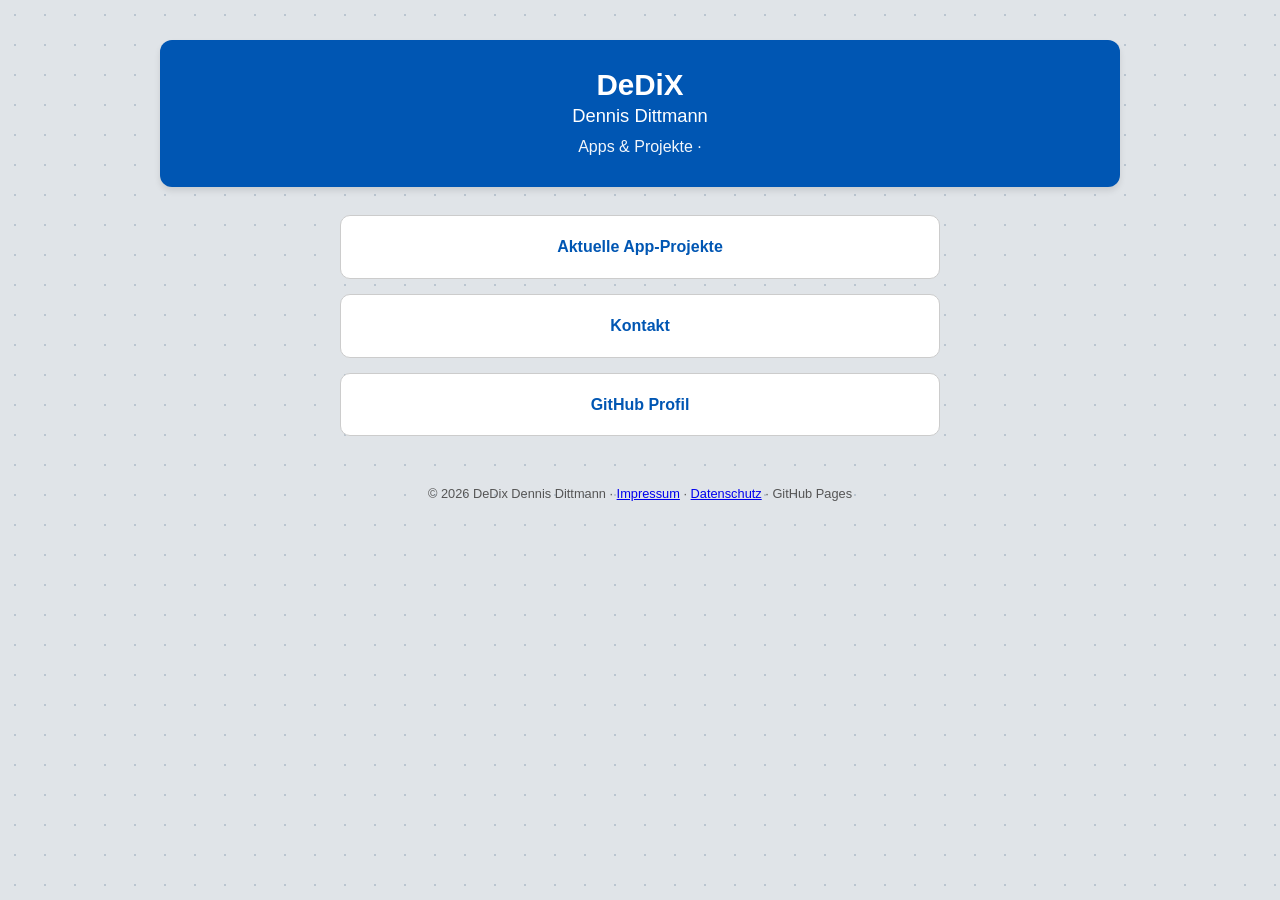
<file: index.html>
<!DOCTYPE html>
<html lang="de">
<head>
    <meta charset="UTF-8">
    <meta name="viewport" content="width=device-width, initial-scale=1.0">
    <title>DeDix | Startseite</title>
    <link rel="stylesheet" href="assets/site.css">
</head>
<body>
<div class="page">
    <div class="header">
        <h1>DeDiX <span class="header-owner">Dennis Dittmann</span></h1>
        <p>Apps &amp; Projekte ·</p>
    </div>

    <div class="links-stack">
        <a href="projekte.html" class="link-box">Aktuelle App-Projekte</a>
        <a href="kontakt.html" class="link-box">Kontakt</a>
        <a href="https://github.com/Viperman2k" class="link-box" target="_blank" rel="noopener">GitHub Profil</a>
    </div>

    <footer class="site-footer">
        &copy; 2026 DeDix Dennis Dittmann ·
        <a href="projekte/medipartner/impressum.html">Impressum</a> ·
        <a href="projekte/medipartner/datenschutz.html">Datenschutz</a> ·
        GitHub Pages
    </footer>
</div>
</body>
</html>
</file>
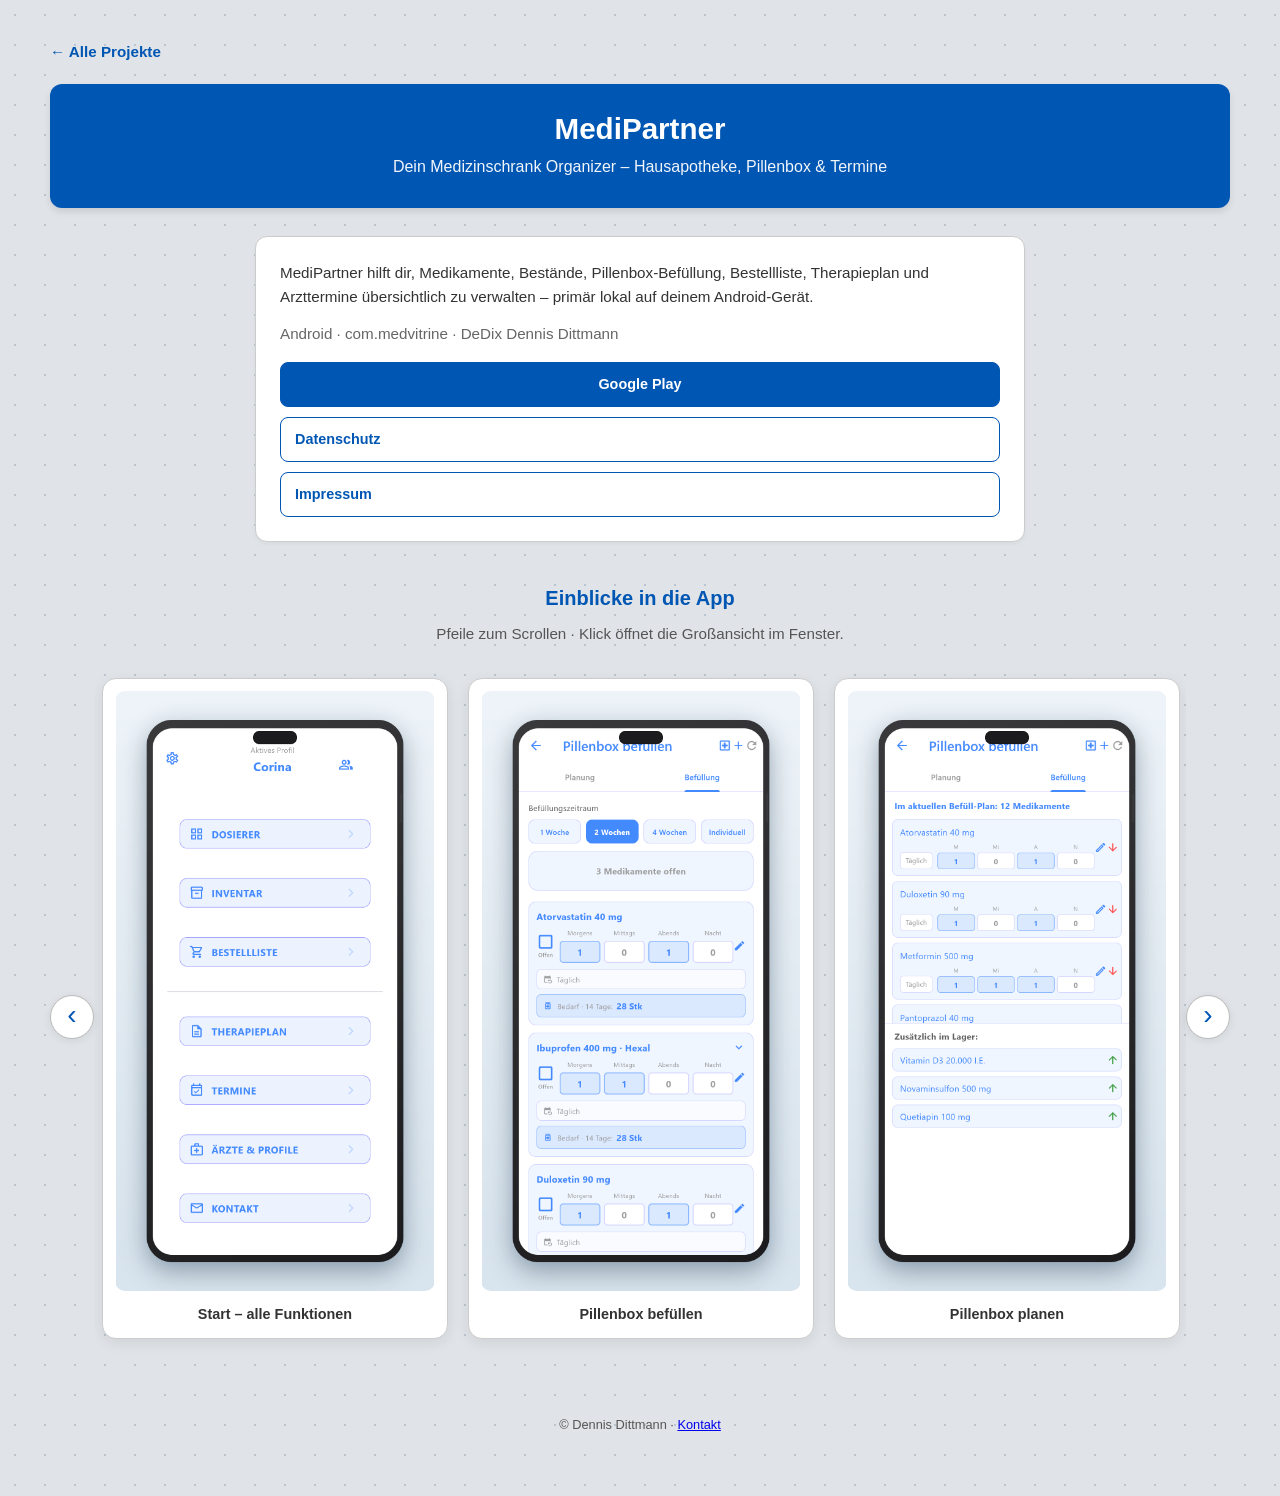
<file: projekte/medipartner/index.html>
<!DOCTYPE html>
<html lang="de">
<head>
    <meta charset="UTF-8">
    <meta name="viewport" content="width=device-width, initial-scale=1.0">
    <meta name="description" content="MediPartner – Medizinschrank, Pillenbox, Bestellliste und Termine in einer Android-App.">
    <title>MediPartner – Hausapotheke digital</title>
    <link rel="stylesheet" href="../../assets/site.css">
    <script src="../../assets/screenshot-gallery.js" defer></script>
</head>
<body>
<div class="page page--showcase">
    <nav class="breadcrumb">
        <a href="../../projekte.html">← Alle Projekte</a>
    </nav>

    <div class="header">
        <h1>MediPartner</h1>
        <p>Dein Medizinschrank Organizer – Hausapotheke, Pillenbox &amp; Termine</p>
    </div>

    <article class="project-card project-card--intro">
        <p>
            MediPartner hilft dir, Medikamente, Bestände, Pillenbox-Befüllung, Bestellliste,
            Therapieplan und Arzttermine übersichtlich zu verwalten – primär lokal auf deinem Android-Gerät.
        </p>
        <p class="project-card__meta">Android · com.medvitrine · DeDix Dennis Dittmann</p>
        <div class="project-card__actions">
            <a class="btn btn--primary" href="https://play.google.com/store/apps/details?id=com.medvitrine" target="_blank" rel="noopener">Google Play</a>
            <a class="btn btn--secondary" href="datenschutz.html">Datenschutz</a>
            <a class="btn btn--secondary" href="impressum.html">Impressum</a>
        </div>
    </article>

    <section class="screenshots-section" aria-labelledby="screenshots-heading">
        <h2 id="screenshots-heading">Einblicke in die App</h2>
        <p class="lead">Pfeile zum Scrollen · Klick öffnet die Großansicht im Fenster.</p>

        <div class="screenshot-carousel-wrap">
            <button type="button" class="carousel-nav carousel-nav--prev" data-carousel-prev aria-label="Screenshots nach links">
                ‹
            </button>

            <div class="screenshot-carousel" data-screenshot-carousel tabindex="0">
                <figure>
                    <button type="button" class="screenshot-thumb" data-screenshot-open
                        data-full="screenshots/web_01_home.png"
                        data-caption="Start – alle Funktionen"
                        data-alt="MediPartner auf dem Smartphone – Startbildschirm">
                        <img src="screenshots/web_01_home.png" width="520" height="980" alt="" loading="lazy" decoding="async">
                    </button>
                    <figcaption>Start – alle Funktionen</figcaption>
                </figure>
                <figure>
                    <button type="button" class="screenshot-thumb" data-screenshot-open
                        data-full="screenshots/web_02_dosierer.png"
                        data-caption="Pillenbox befüllen"
                        data-alt="Dosierer – Befüllung">
                        <img src="screenshots/web_02_dosierer.png" width="520" height="980" alt="" loading="lazy" decoding="async">
                    </button>
                    <figcaption>Pillenbox befüllen</figcaption>
                </figure>
                <figure>
                    <button type="button" class="screenshot-thumb" data-screenshot-open
                        data-full="screenshots/web_03_dosierer_planung.png"
                        data-caption="Pillenbox planen"
                        data-alt="Dosierer – Planung">
                        <img src="screenshots/web_03_dosierer_planung.png" width="520" height="980" alt="" loading="lazy" decoding="async">
                    </button>
                    <figcaption>Pillenbox planen</figcaption>
                </figure>
                <figure>
                    <button type="button" class="screenshot-thumb" data-screenshot-open
                        data-full="screenshots/web_04_inventar.png"
                        data-caption="Hausapotheke"
                        data-alt="Inventar – Liste">
                        <img src="screenshots/web_04_inventar.png" width="520" height="980" alt="" loading="lazy" decoding="async">
                    </button>
                    <figcaption>Hausapotheke</figcaption>
                </figure>
                <figure>
                    <button type="button" class="screenshot-thumb" data-screenshot-open
                        data-full="screenshots/web_05_inventar_detail.png"
                        data-caption="Medikament im Detail"
                        data-alt="Inventar – MHD und Chargen">
                        <img src="screenshots/web_05_inventar_detail.png" width="520" height="980" alt="" loading="lazy" decoding="async">
                    </button>
                    <figcaption>Medikament im Detail</figcaption>
                </figure>
                <figure>
                    <button type="button" class="screenshot-thumb" data-screenshot-open
                        data-full="screenshots/web_06_bestellliste.png"
                        data-caption="Bestellliste"
                        data-alt="Bestellliste">
                        <img src="screenshots/web_06_bestellliste.png" width="520" height="980" alt="" loading="lazy" decoding="async">
                    </button>
                    <figcaption>Bestellliste</figcaption>
                </figure>
                <figure>
                    <button type="button" class="screenshot-thumb" data-screenshot-open
                        data-full="screenshots/web_07_therapieplan.png"
                        data-caption="Medikationsplan"
                        data-alt="Therapieplan">
                        <img src="screenshots/web_07_therapieplan.png" width="520" height="980" alt="" loading="lazy" decoding="async">
                    </button>
                    <figcaption>Medikationsplan</figcaption>
                </figure>
                <figure>
                    <button type="button" class="screenshot-thumb" data-screenshot-open
                        data-full="screenshots/web_08_termine.png"
                        data-caption="Arzttermine"
                        data-alt="Termine – Kalender">
                        <img src="screenshots/web_08_termine.png" width="520" height="980" alt="" loading="lazy" decoding="async">
                    </button>
                    <figcaption>Arzttermine</figcaption>
                </figure>
            </div>

            <button type="button" class="carousel-nav carousel-nav--next" data-carousel-next aria-label="Screenshots nach rechts">
                ›
            </button>
        </div>
    </section>

    <footer class="site-footer">
        &copy; Dennis Dittmann · <a href="../../kontakt.html">Kontakt</a>
    </footer>
</div>

<div class="lightbox" data-screenshot-lightbox hidden role="dialog" aria-modal="true" aria-label="Screenshot vergrößert">
    <button type="button" class="lightbox__close" aria-label="Schließen">×</button>
    <button type="button" class="lightbox__nav lightbox__prev" aria-label="Vorheriges Bild">‹</button>
    <button type="button" class="lightbox__nav lightbox__next" aria-label="Nächstes Bild">›</button>
    <div class="lightbox__content">
        <img class="lightbox__img" alt="">
        <p class="lightbox__caption"></p>
    </div>
</div>
</body>
</html>
</file>
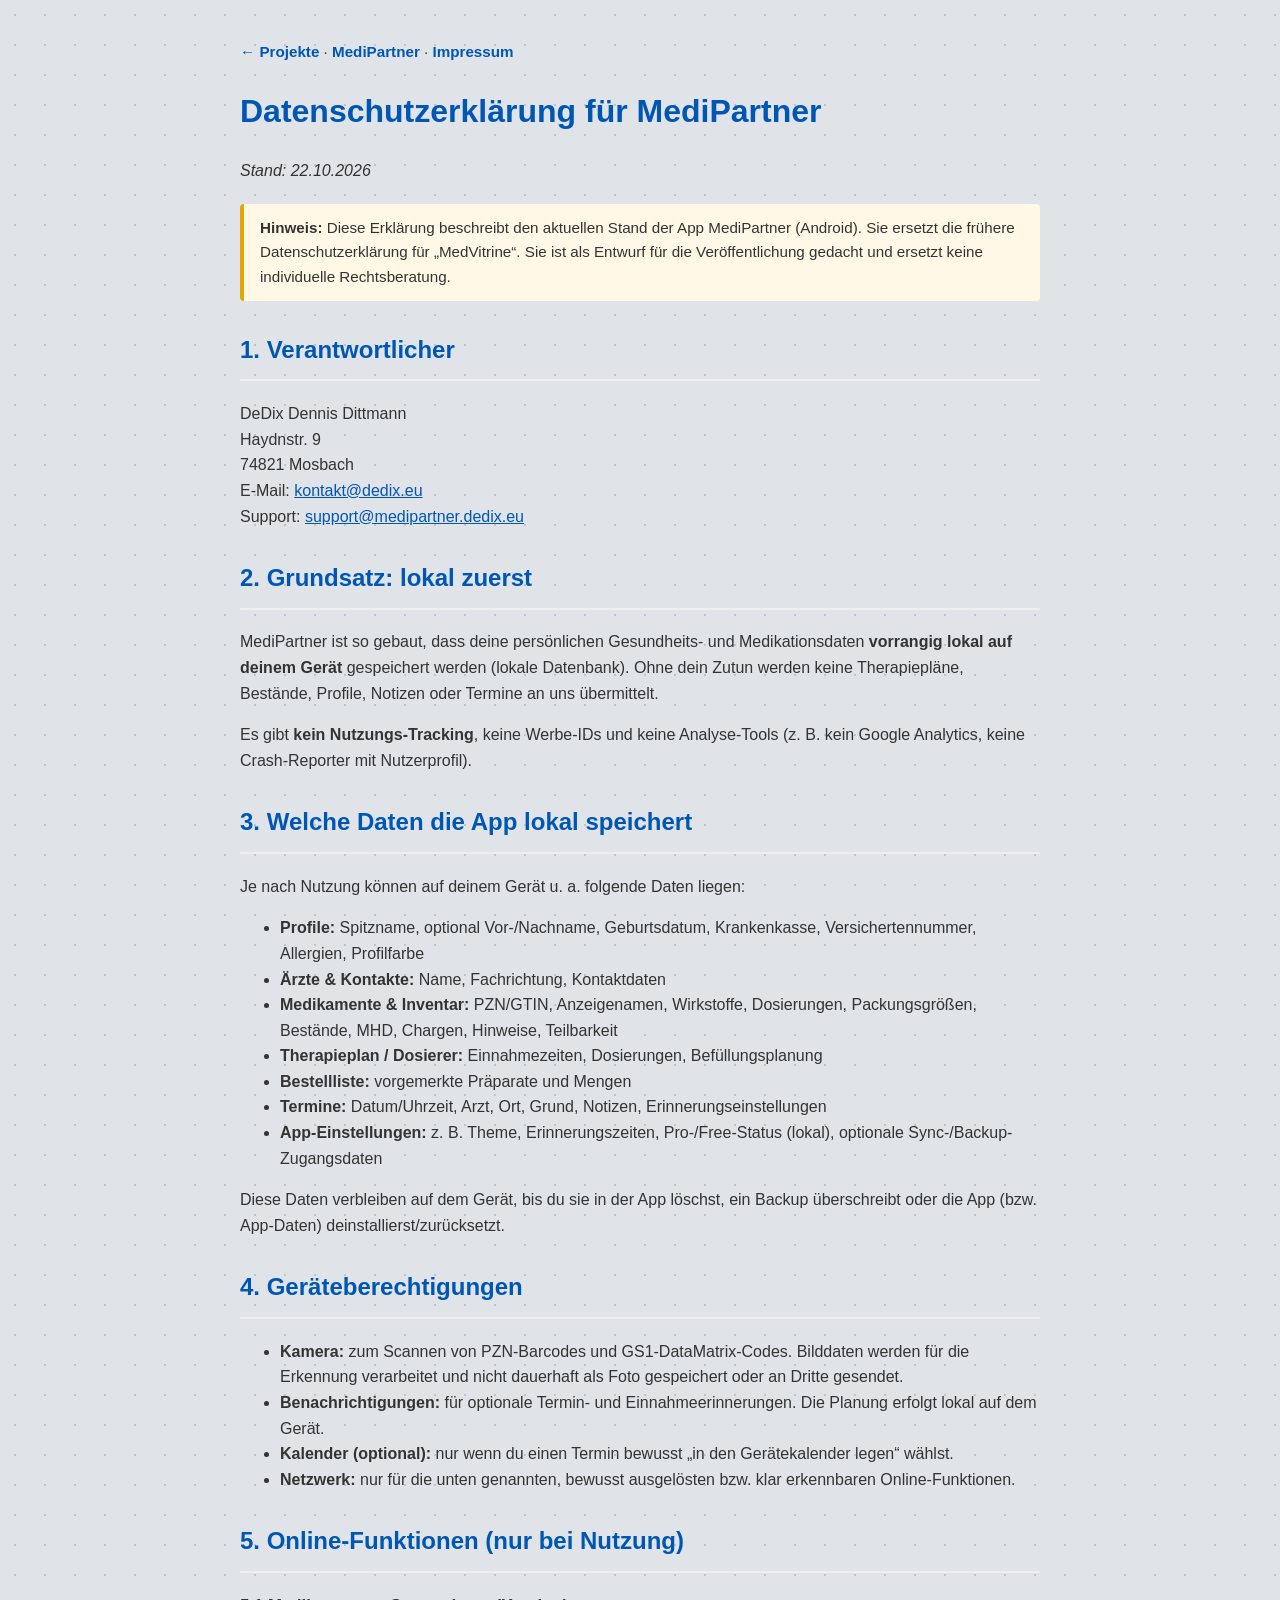
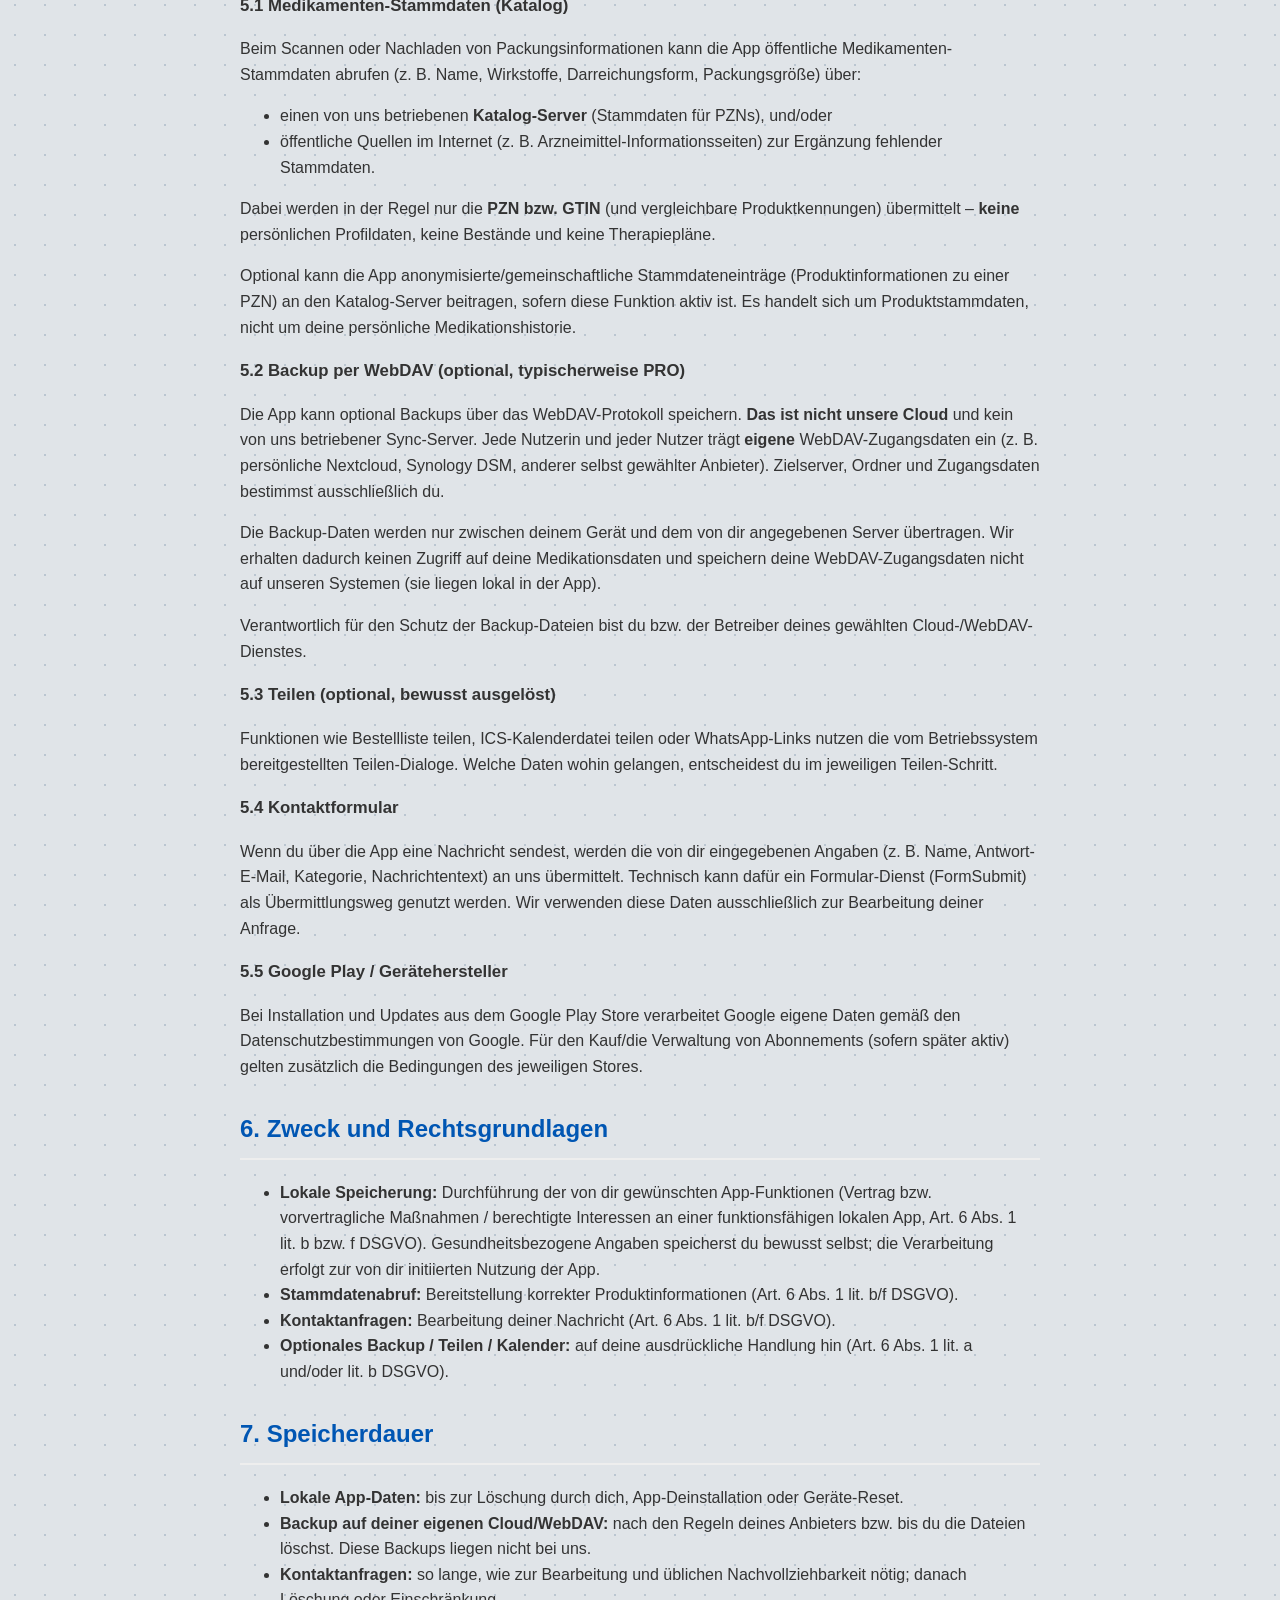
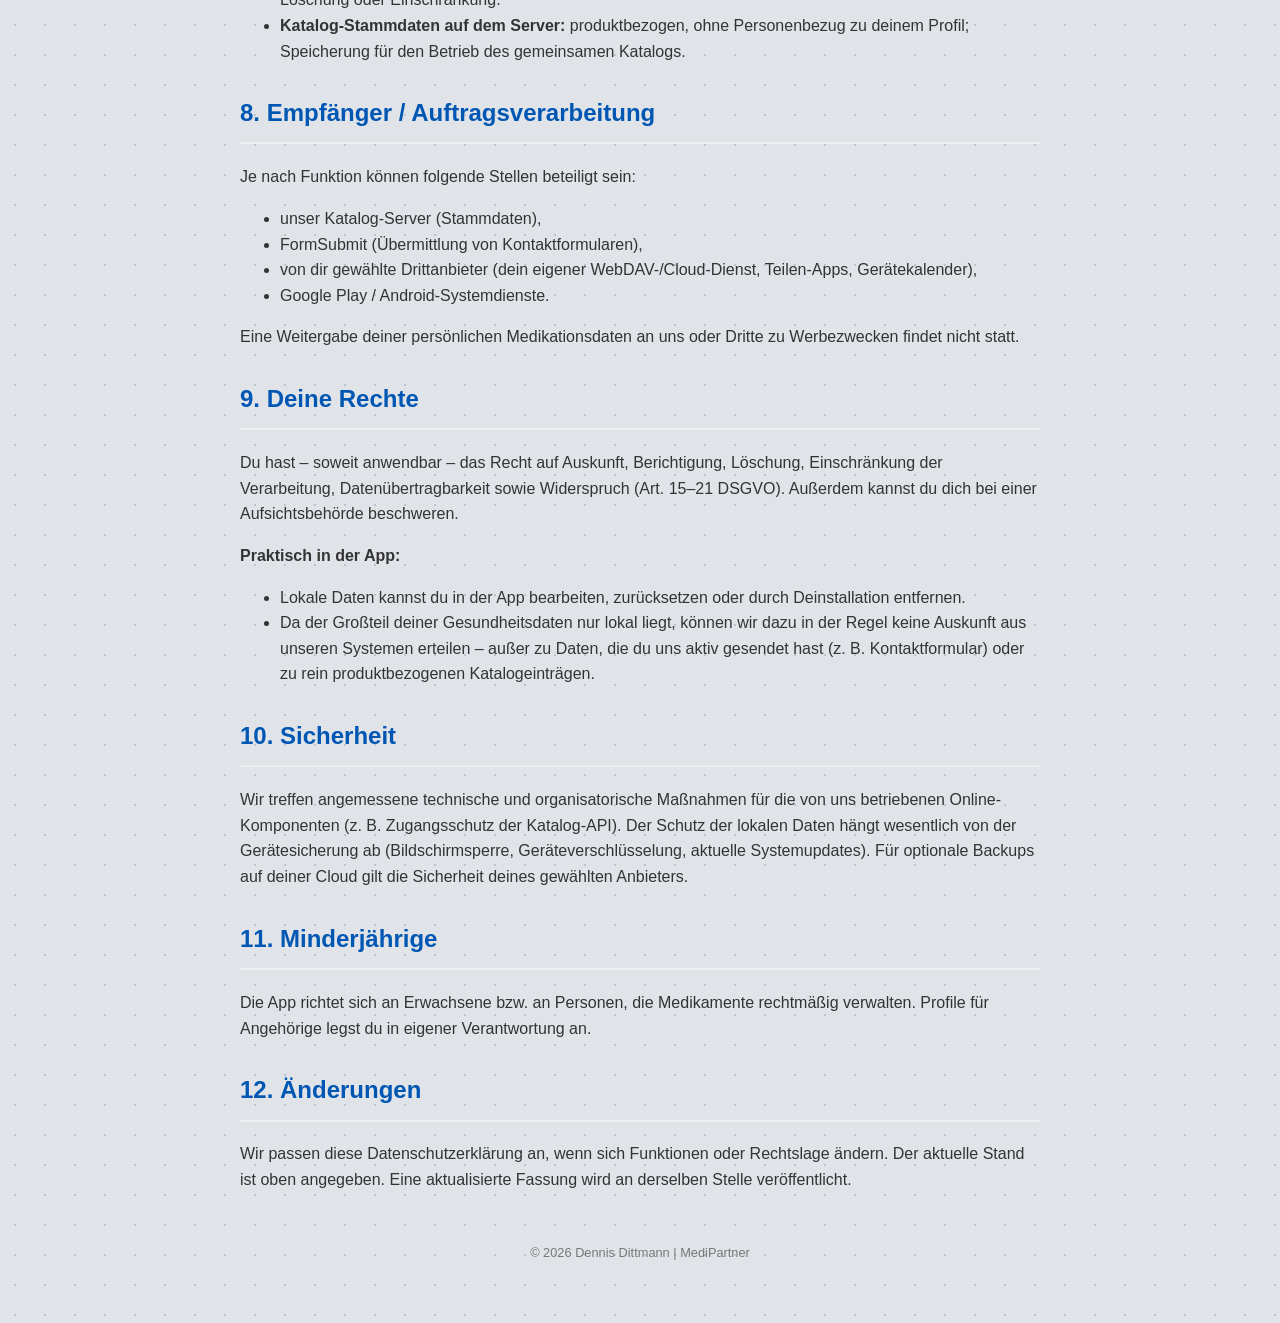
<file: datenschutz.html>
<!DOCTYPE html>
<html lang="de">
<head>
    <meta charset="UTF-8">
    <meta http-equiv="refresh" content="0; url=projekte/medipartner/datenschutz.html">
    <link rel="canonical" href="https://dedix.eu/projekte/medipartner/datenschutz.html">
    <title>Weiterleitung – Datenschutz MediPartner</title>
</head>
<body>
    <p>Weiterleitung zur <a href="projekte/medipartner/datenschutz.html">Datenschutzerklärung von MediPartner</a>.</p>
</body>
</html>
</file>
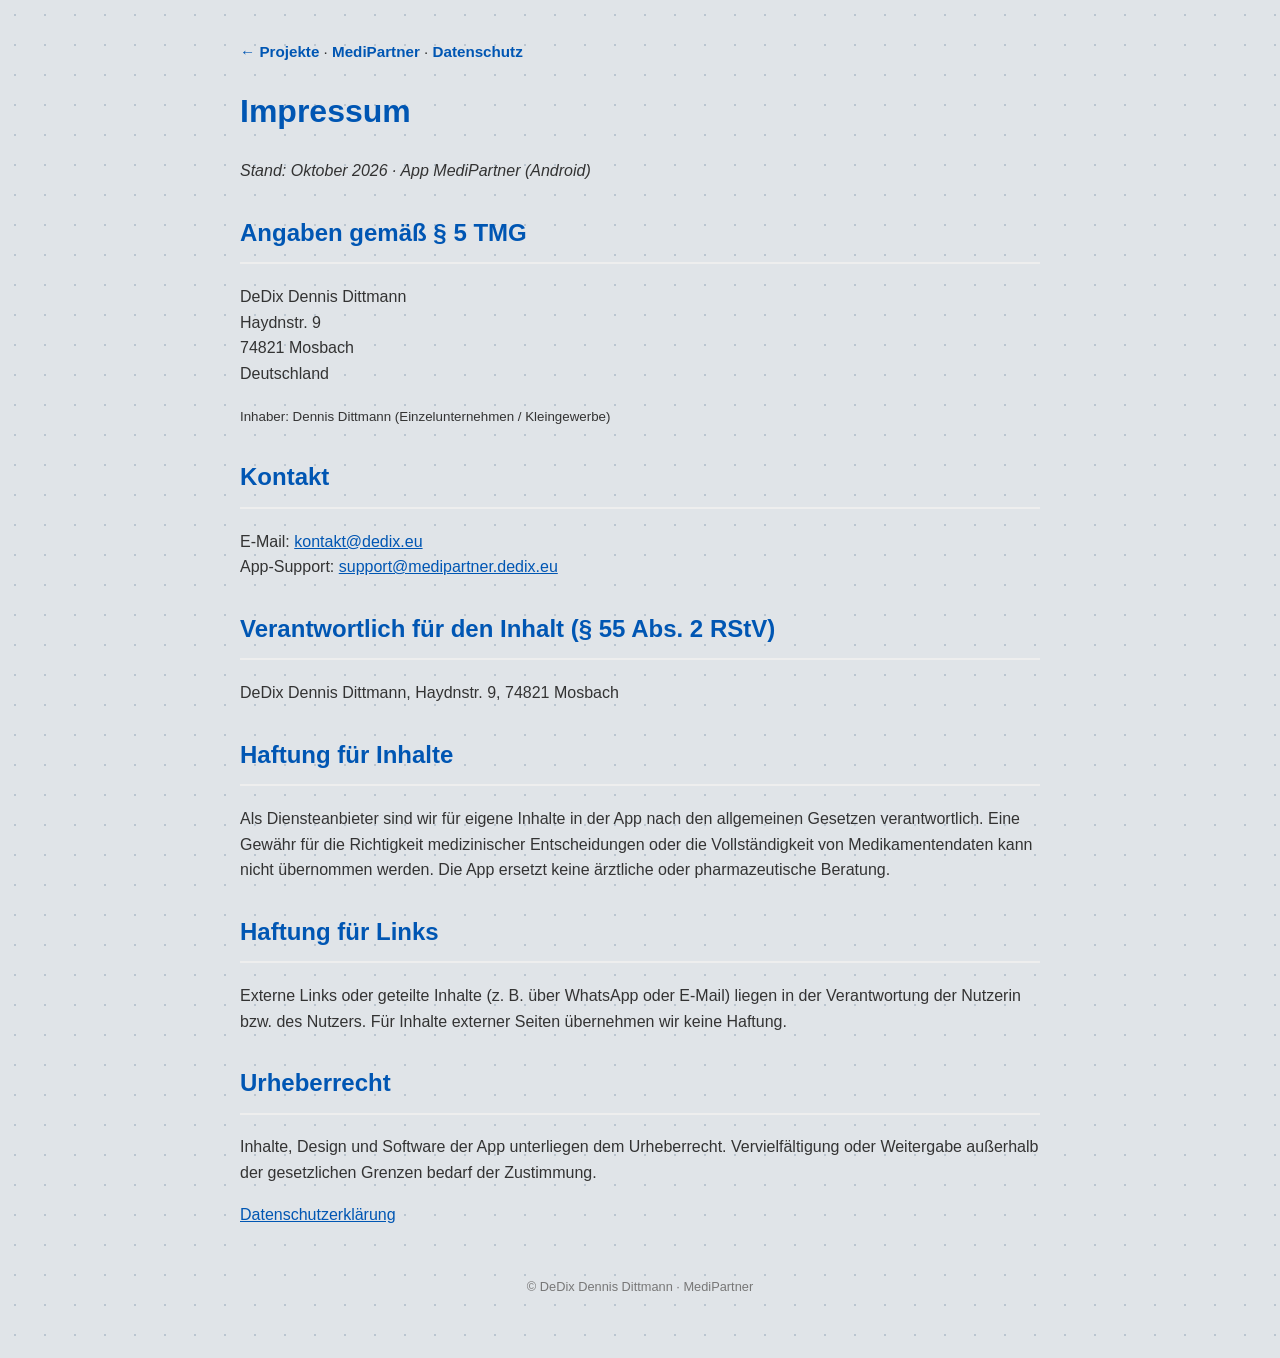
<file: impressum.html>
<!DOCTYPE html>
<html lang="de">
<head>
    <meta charset="UTF-8">
    <meta http-equiv="refresh" content="0; url=projekte/medipartner/impressum.html">
    <link rel="canonical" href="https://dedix.eu/projekte/medipartner/impressum.html">
    <title>Weiterleitung – Impressum MediPartner</title>
</head>
<body>
    <p>Weiterleitung zum <a href="projekte/medipartner/impressum.html">Impressum von MediPartner</a>.</p>
</body>
</html>
</file>
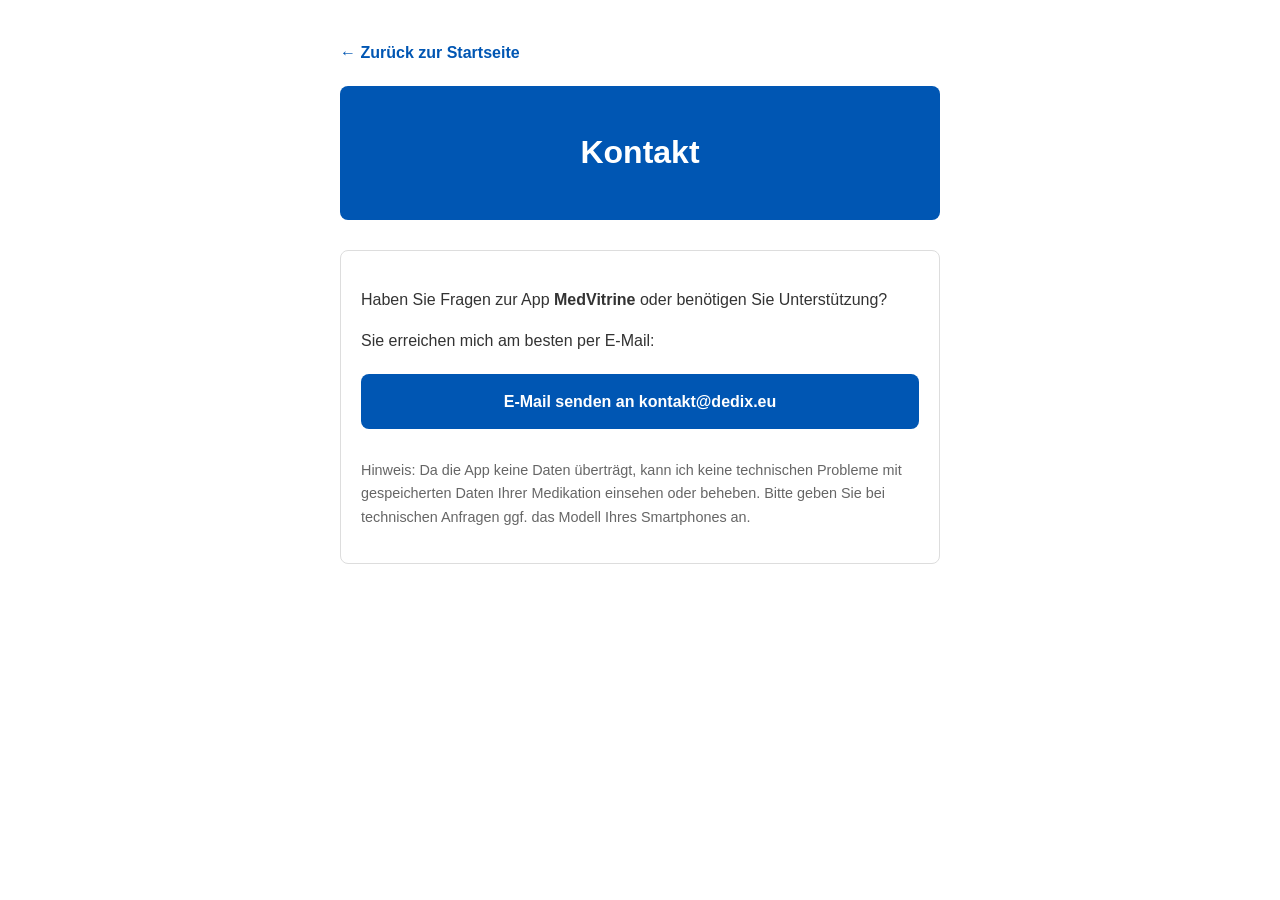
<file: kontakt.html>
<!DOCTYPE html>
<html lang="de">
<head>
    <meta charset="UTF-8">
    <meta name="viewport" content="width=device-width, initial-scale=1.0">
    <title>Kontakt | Viperman2k</title>
    <style>
        body { 
            font-family: -apple-system, BlinkMacSystemFont, "Segoe UI", Roboto, sans-serif; 
            line-height: 1.6; 
            color: #333; 
            max-width: 600px; 
            margin: 40px auto; 
            padding: 0 20px; 
        }
        .header { background: #0056b3; color: white; padding: 20px; border-radius: 8px; text-align: center; }
        .content { margin-top: 30px; background: white; padding: 20px; border-radius: 8px; border: 1px solid #ddd; }
        .back-link { display: inline-block; margin-bottom: 20px; color: #0056b3; text-decoration: none; font-weight: bold; }
        a.email-btn { 
            display: block; 
            background: #0056b3; 
            color: white; 
            padding: 15px; 
            border-radius: 8px; 
            text-align: center; 
            text-decoration: none; 
            font-weight: bold; 
            margin-top: 20px; 
        }
    </style>
</head>
<body>

    <a href="index.html" class="back-link">← Zurück zur Startseite</a>

    <div class="header">
        <h1>Kontakt</h1>
    </div>

    <div class="content">
        <p>Haben Sie Fragen zur App <strong>MedVitrine</strong> oder benötigen Sie Unterstützung?</p>
        <p>Sie erreichen mich am besten per E-Mail:</p>
        
        <a href="mailto:kontakt@dedix.eu" class="email-btn">E-Mail senden an kontakt@dedix.eu</a>
        
        <p style="margin-top: 30px; font-size: 0.9em; color: #666;">
            Hinweis: Da die App keine Daten überträgt, kann ich keine technischen Probleme mit gespeicherten Daten Ihrer Medikation einsehen oder beheben. Bitte geben Sie bei technischen Anfragen ggf. das Modell Ihres Smartphones an.
        </p>
    </div>

</body>
</html>
</file>
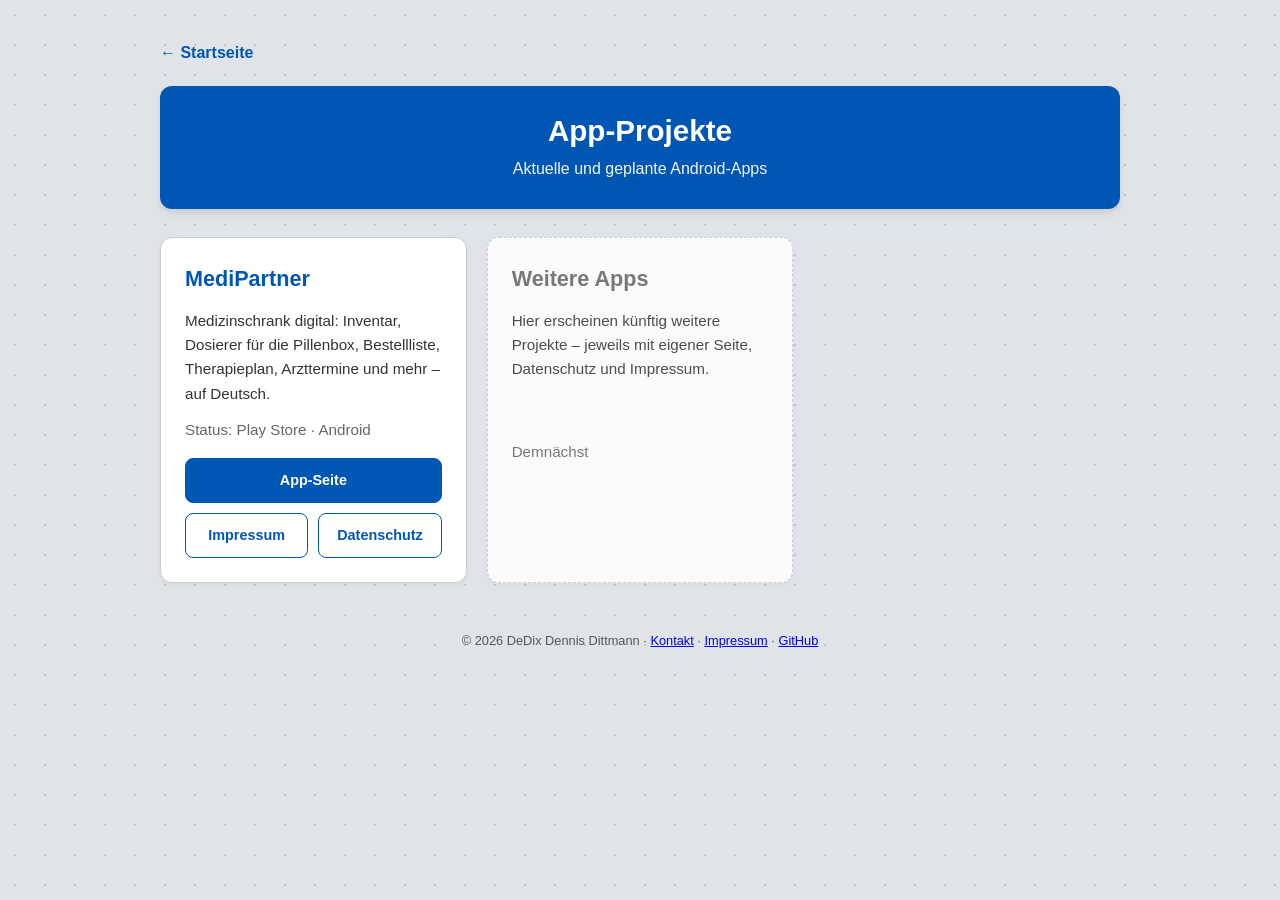
<file: projekte.html>
<!DOCTYPE html>
<html lang="de">
<head>
    <meta charset="UTF-8">
    <meta name="viewport" content="width=device-width, initial-scale=1.0">
    <meta name="description" content="App-Projekte von Dennis Dittmann – MediPartner und weitere Apps.">
    <title>App-Projekte | Viperman2k</title>
    <link rel="stylesheet" href="assets/site.css">
</head>
<body>
<div class="page">
    <a href="index.html" class="back-link">← Startseite</a>

    <div class="header">
        <h1>App-Projekte</h1>
        <p>Aktuelle und geplante Android-Apps</p>
    </div>

    <div class="project-grid">
        <article class="project-card">
            <h2>MediPartner</h2>
            <p>
                Medizinschrank digital: Inventar, Dosierer für die Pillenbox, Bestellliste,
                Therapieplan, Arzttermine und mehr – auf Deutsch.
            </p>
            <p class="project-card__meta">Status: Play Store · Android</p>
            <div class="project-card__actions">
                <a class="btn btn--primary" href="projekte/medipartner/">App-Seite</a>
                <div class="project-card__actions-row">
                    <a class="btn btn--secondary" href="projekte/medipartner/impressum.html">Impressum</a>
                    <a class="btn btn--secondary" href="projekte/medipartner/datenschutz.html">Datenschutz</a>
                </div>
            </div>
        </article>

        <article class="project-card project-card--placeholder">
            <h2>Weitere Apps</h2>
            <p>
                Hier erscheinen künftig weitere Projekte – jeweils mit eigener Seite,
                Datenschutz und Impressum.
            </p>
            <p class="project-card__meta">Demnächst</p>
        </article>
    </div>

    <footer class="site-footer">
        &copy; 2026 DeDix Dennis Dittmann · <a href="kontakt.html">Kontakt</a> ·
        <a href="projekte/medipartner/impressum.html">Impressum</a> ·
        <a href="https://github.com/Viperman2k" target="_blank" rel="noopener">GitHub</a>
    </footer>
</div>
</body>
</html>
</file>
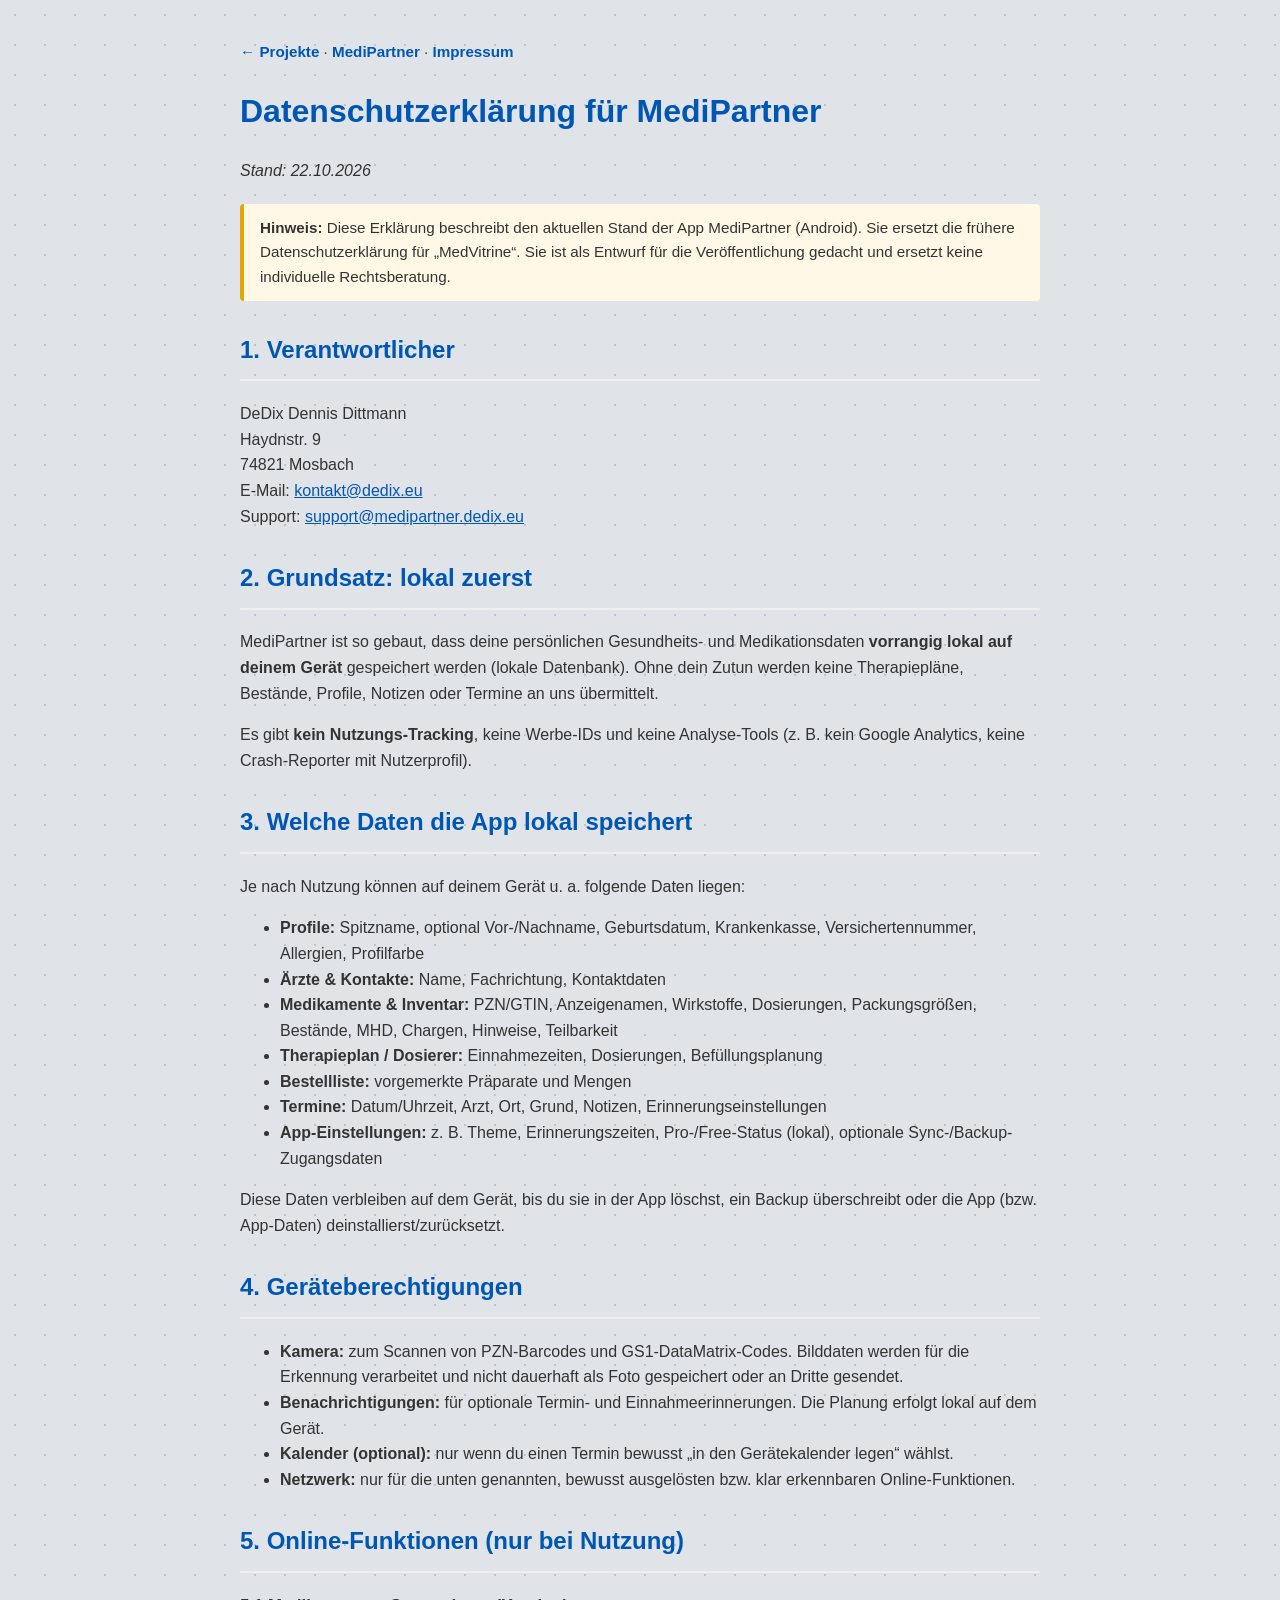
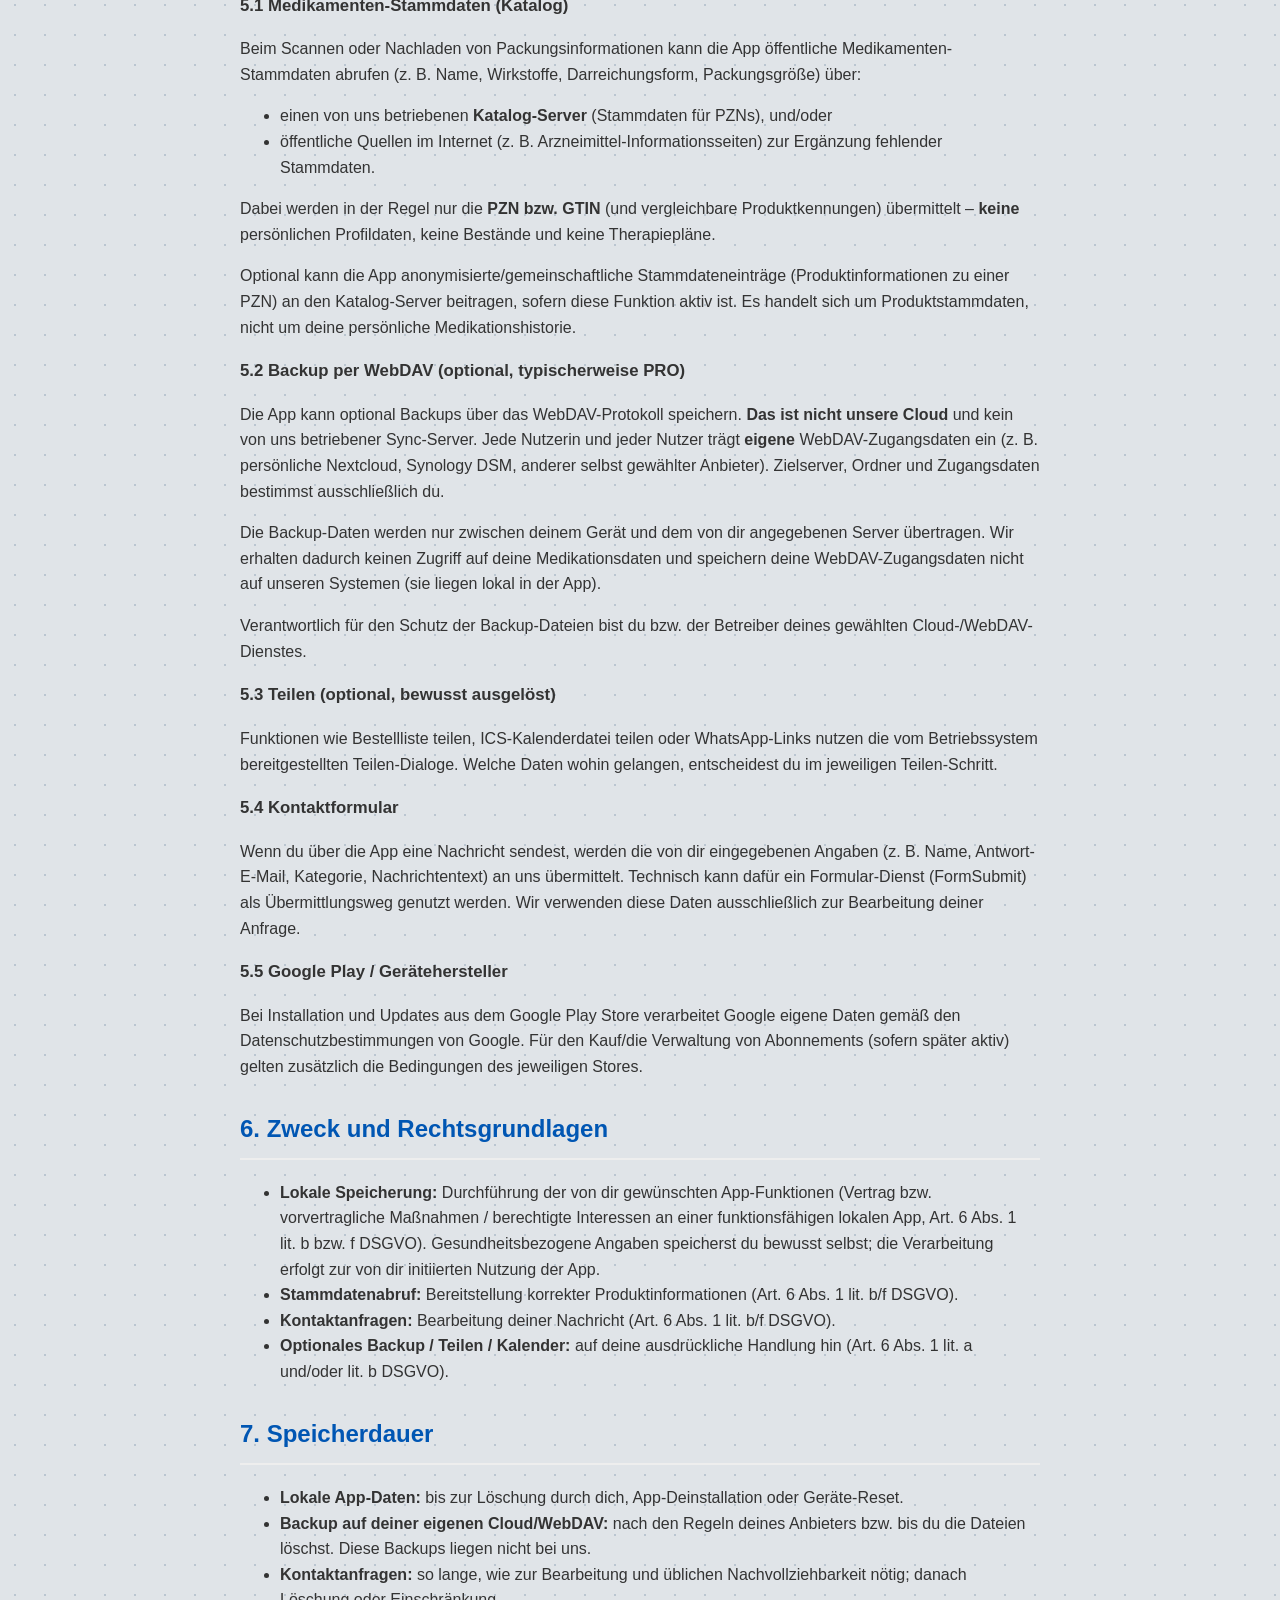
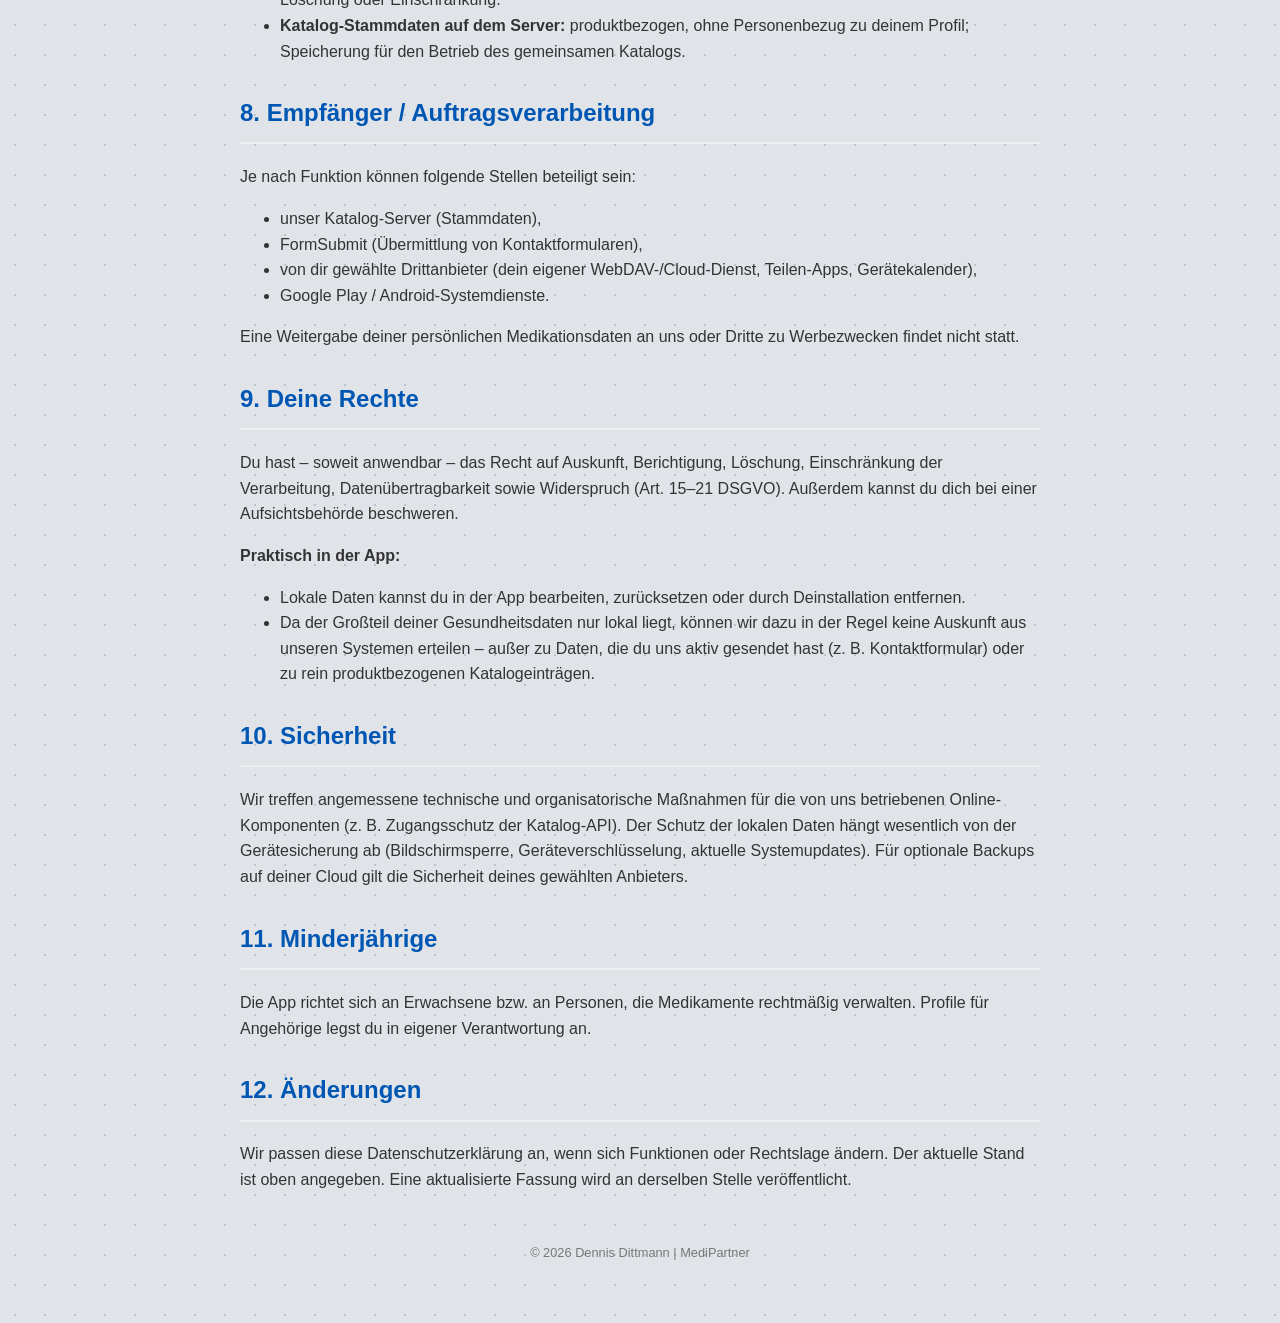
<file: projekte/medipartner/datenschutz.html>
<!DOCTYPE html>
<html lang="de">
<head>
    <meta charset="UTF-8">
    <meta name="viewport" content="width=device-width, initial-scale=1.0">
    <title>Datenschutz – MediPartner</title>
    <link rel="stylesheet" href="../../assets/site.css">
</head>
<body class="legal">
<div class="page page--narrow">

    <nav class="breadcrumb">
        <a href="../../projekte.html">← Projekte</a>
        · <a href="index.html">MediPartner</a>
        · <a href="impressum.html">Impressum</a>
    </nav>

    <h1>Datenschutzerklärung für MediPartner</h1>
    <p><em>Stand: 22.10.2026</em></p>

    <div class="note">
        <strong>Hinweis:</strong> Diese Erklärung beschreibt den aktuellen Stand der App MediPartner
        (Android). Sie ersetzt die frühere Datenschutzerklärung für „MedVitrine“.
        Sie ist als Entwurf für die Veröffentlichung gedacht und ersetzt keine individuelle
        Rechtsberatung.
    </div>

    <h2>1. Verantwortlicher</h2>
    <p>
        DeDix Dennis Dittmann<br>
        Haydnstr. 9<br>
        74821 Mosbach<br>
        E-Mail: <a href="mailto:kontakt@dedix.eu">kontakt@dedix.eu</a><br>
        Support: <a href="mailto:support@medipartner.dedix.eu">support@medipartner.dedix.eu</a>
    </p>

    <h2>2. Grundsatz: lokal zuerst</h2>
    <p>
        MediPartner ist so gebaut, dass deine persönlichen Gesundheits- und Medikationsdaten
        <strong>vorrangig lokal auf deinem Gerät</strong> gespeichert werden (lokale Datenbank).
        Ohne dein Zutun werden keine Therapiepläne, Bestände, Profile, Notizen oder Termine
        an uns übermittelt.
    </p>
    <p>
        Es gibt <strong>kein Nutzungs-Tracking</strong>, keine Werbe-IDs und keine Analyse-Tools
        (z.&nbsp;B. kein Google Analytics, keine Crash-Reporter mit Nutzerprofil).
    </p>

    <h2>3. Welche Daten die App lokal speichert</h2>
    <p>Je nach Nutzung können auf deinem Gerät u.&nbsp;a. folgende Daten liegen:</p>
    <ul>
        <li><strong>Profile:</strong> Spitzname, optional Vor-/Nachname, Geburtsdatum, Krankenkasse, Versichertennummer, Allergien, Profilfarbe</li>
        <li><strong>Ärzte &amp; Kontakte:</strong> Name, Fachrichtung, Kontaktdaten</li>
        <li><strong>Medikamente &amp; Inventar:</strong> PZN/GTIN, Anzeigenamen, Wirkstoffe, Dosierungen, Packungsgrößen, Bestände, MHD, Chargen, Hinweise, Teilbarkeit</li>
        <li><strong>Therapieplan / Dosierer:</strong> Einnahmezeiten, Dosierungen, Befüllungsplanung</li>
        <li><strong>Bestellliste:</strong> vorgemerkte Präparate und Mengen</li>
        <li><strong>Termine:</strong> Datum/Uhrzeit, Arzt, Ort, Grund, Notizen, Erinnerungseinstellungen</li>
        <li><strong>App-Einstellungen:</strong> z.&nbsp;B. Theme, Erinnerungszeiten, Pro-/Free-Status (lokal), optionale Sync-/Backup-Zugangsdaten</li>
    </ul>
    <p>
        Diese Daten verbleiben auf dem Gerät, bis du sie in der App löschst, ein Backup
        überschreibt oder die App (bzw. App-Daten) deinstallierst/zurücksetzt.
    </p>

    <h2>4. Geräteberechtigungen</h2>
    <ul>
        <li><strong>Kamera:</strong> zum Scannen von PZN-Barcodes und GS1-DataMatrix-Codes. Bilddaten werden für die Erkennung verarbeitet und nicht dauerhaft als Foto gespeichert oder an Dritte gesendet.</li>
        <li><strong>Benachrichtigungen:</strong> für optionale Termin- und Einnahmeerinnerungen. Die Planung erfolgt lokal auf dem Gerät.</li>
        <li><strong>Kalender (optional):</strong> nur wenn du einen Termin bewusst „in den Gerätekalender legen“ wählst.</li>
        <li><strong>Netzwerk:</strong> nur für die unten genannten, bewusst ausgelösten bzw. klar erkennbaren Online-Funktionen.</li>
    </ul>

    <h2>5. Online-Funktionen (nur bei Nutzung)</h2>

    <h3>5.1 Medikamenten-Stammdaten (Katalog)</h3>
    <p>
        Beim Scannen oder Nachladen von Packungsinformationen kann die App öffentliche
        Medikamenten-Stammdaten abrufen (z.&nbsp;B. Name, Wirkstoffe, Darreichungsform, Packungsgröße)
        über:
    </p>
    <ul>
        <li>einen von uns betriebenen <strong>Katalog-Server</strong> (Stammdaten für PZNs), und/oder</li>
        <li>öffentliche Quellen im Internet (z.&nbsp;B. Arzneimittel-Informationsseiten) zur Ergänzung fehlender Stammdaten.</li>
    </ul>
    <p>
        Dabei werden in der Regel nur die <strong>PZN bzw. GTIN</strong> (und vergleichbare
        Produktkennungen) übermittelt – <strong>keine</strong> persönlichen Profildaten,
        keine Bestände und keine Therapiepläne.
    </p>
    <p>
        Optional kann die App anonymisierte/gemeinschaftliche Stammdateneinträge
        (Produktinformationen zu einer PZN) an den Katalog-Server beitragen, sofern diese
        Funktion aktiv ist. Es handelt sich um Produktstammdaten, nicht um deine persönliche
        Medikationshistorie.
    </p>

    <h3>5.2 Backup per WebDAV (optional, typischerweise PRO)</h3>
    <p>
        Die App kann optional Backups über das WebDAV-Protokoll speichern.
        <strong>Das ist nicht unsere Cloud</strong> und kein von uns betriebener Sync-Server.
        Jede Nutzerin und jeder Nutzer trägt <strong>eigene</strong> WebDAV-Zugangsdaten ein
        (z.&nbsp;B. persönliche Nextcloud, Synology DSM, anderer selbst gewählter Anbieter).
        Zielserver, Ordner und Zugangsdaten bestimmst ausschließlich du.
    </p>
    <p>
        Die Backup-Daten werden nur zwischen deinem Gerät und dem von dir angegebenen Server
        übertragen. Wir erhalten dadurch keinen Zugriff auf deine Medikationsdaten und speichern
        deine WebDAV-Zugangsdaten nicht auf unseren Systemen (sie liegen lokal in der App).
    </p>
    <p>
        Verantwortlich für den Schutz der Backup-Dateien bist du bzw. der Betreiber
        deines gewählten Cloud-/WebDAV-Dienstes.
    </p>

    <h3>5.3 Teilen (optional, bewusst ausgelöst)</h3>
    <p>
        Funktionen wie Bestellliste teilen, ICS-Kalenderdatei teilen oder WhatsApp-Links
        nutzen die vom Betriebssystem bereitgestellten Teilen-Dialoge. Welche Daten wohin
        gelangen, entscheidest du im jeweiligen Teilen-Schritt.
    </p>

    <h3>5.4 Kontaktformular</h3>
    <p>
        Wenn du über die App eine Nachricht sendest, werden die von dir eingegebenen Angaben
        (z.&nbsp;B. Name, Antwort-E-Mail, Kategorie, Nachrichtentext) an uns übermittelt.
        Technisch kann dafür ein Formular-Dienst (FormSubmit) als Übermittlungsweg genutzt werden.
        Wir verwenden diese Daten ausschließlich zur Bearbeitung deiner Anfrage.
    </p>

    <h3>5.5 Google Play / Gerätehersteller</h3>
    <p>
        Bei Installation und Updates aus dem Google Play Store verarbeitet Google eigene Daten
        gemäß den Datenschutzbestimmungen von Google. Für den Kauf/die Verwaltung von
        Abonnements (sofern später aktiv) gelten zusätzlich die Bedingungen des jeweiligen
        Stores.
    </p>

    <h2>6. Zweck und Rechtsgrundlagen</h2>
    <ul>
        <li><strong>Lokale Speicherung:</strong> Durchführung der von dir gewünschten App-Funktionen (Vertrag bzw. vorvertragliche Maßnahmen / berechtigte Interessen an einer funktionsfähigen lokalen App, Art.&nbsp;6 Abs.&nbsp;1 lit.&nbsp;b bzw.&nbsp;f DSGVO). Gesundheitsbezogene Angaben speicherst du bewusst selbst; die Verarbeitung erfolgt zur von dir initiierten Nutzung der App.</li>
        <li><strong>Stammdatenabruf:</strong> Bereitstellung korrekter Produktinformationen (Art.&nbsp;6 Abs.&nbsp;1 lit.&nbsp;b/f DSGVO).</li>
        <li><strong>Kontaktanfragen:</strong> Bearbeitung deiner Nachricht (Art.&nbsp;6 Abs.&nbsp;1 lit.&nbsp;b/f DSGVO).</li>
        <li><strong>Optionales Backup / Teilen / Kalender:</strong> auf deine ausdrückliche Handlung hin (Art.&nbsp;6 Abs.&nbsp;1 lit.&nbsp;a und/oder lit.&nbsp;b DSGVO).</li>
    </ul>

    <h2>7. Speicherdauer</h2>
    <ul>
        <li><strong>Lokale App-Daten:</strong> bis zur Löschung durch dich, App-Deinstallation oder Geräte-Reset.</li>
        <li><strong>Backup auf deiner eigenen Cloud/WebDAV:</strong> nach den Regeln deines Anbieters bzw. bis du die Dateien löschst. Diese Backups liegen nicht bei uns.</li>
        <li><strong>Kontaktanfragen:</strong> so lange, wie zur Bearbeitung und üblichen Nachvollziehbarkeit nötig; danach Löschung oder Einschränkung.</li>
        <li><strong>Katalog-Stammdaten auf dem Server:</strong> produktbezogen, ohne Personenbezug zu deinem Profil; Speicherung für den Betrieb des gemeinsamen Katalogs.</li>
    </ul>

    <h2>8. Empfänger / Auftragsverarbeitung</h2>
    <p>Je nach Funktion können folgende Stellen beteiligt sein:</p>
    <ul>
        <li>unser Katalog-Server (Stammdaten),</li>
        <li>FormSubmit (Übermittlung von Kontaktformularen),</li>
        <li>von dir gewählte Drittanbieter (dein eigener WebDAV-/Cloud-Dienst, Teilen-Apps, Gerätekalender),</li>
        <li>Google Play / Android-Systemdienste.</li>
    </ul>
    <p>
        Eine Weitergabe deiner persönlichen Medikationsdaten an uns oder Dritte zu Werbezwecken
        findet nicht statt.
    </p>

    <h2>9. Deine Rechte</h2>
    <p>Du hast – soweit anwendbar – das Recht auf Auskunft, Berichtigung, Löschung, Einschränkung der Verarbeitung, Datenübertragbarkeit sowie Widerspruch (Art.&nbsp;15–21 DSGVO). Außerdem kannst du dich bei einer Aufsichtsbehörde beschweren.</p>
    <p><strong>Praktisch in der App:</strong></p>
    <ul>
        <li>Lokale Daten kannst du in der App bearbeiten, zurücksetzen oder durch Deinstallation entfernen.</li>
        <li>Da der Großteil deiner Gesundheitsdaten nur lokal liegt, können wir dazu in der Regel keine Auskunft aus unseren Systemen erteilen – außer zu Daten, die du uns aktiv gesendet hast (z.&nbsp;B. Kontaktformular) oder zu rein produktbezogenen Katalogeinträgen.</li>
    </ul>

    <h2>10. Sicherheit</h2>
    <p>
        Wir treffen angemessene technische und organisatorische Maßnahmen für die von uns
        betriebenen Online-Komponenten (z.&nbsp;B. Zugangsschutz der Katalog-API).
        Der Schutz der lokalen Daten hängt wesentlich von der Gerätesicherung ab
        (Bildschirmsperre, Geräteverschlüsselung, aktuelle Systemupdates).
        Für optionale Backups auf deiner Cloud gilt die Sicherheit deines gewählten Anbieters.
    </p>

    <h2>11. Minderjährige</h2>
    <p>
        Die App richtet sich an Erwachsene bzw. an Personen, die Medikamente rechtmäßig
        verwalten. Profile für Angehörige legst du in eigener Verantwortung an.
    </p>

    <h2>12. Änderungen</h2>
    <p>
        Wir passen diese Datenschutzerklärung an, wenn sich Funktionen oder Rechtslage ändern.
        Der aktuelle Stand ist oben angegeben. Eine aktualisierte Fassung wird an derselben
        Stelle veröffentlicht.
    </p>

    <footer>
        &copy; 2026 Dennis Dittmann | MediPartner
    </footer>

</div>
</body>
</html>
</file>
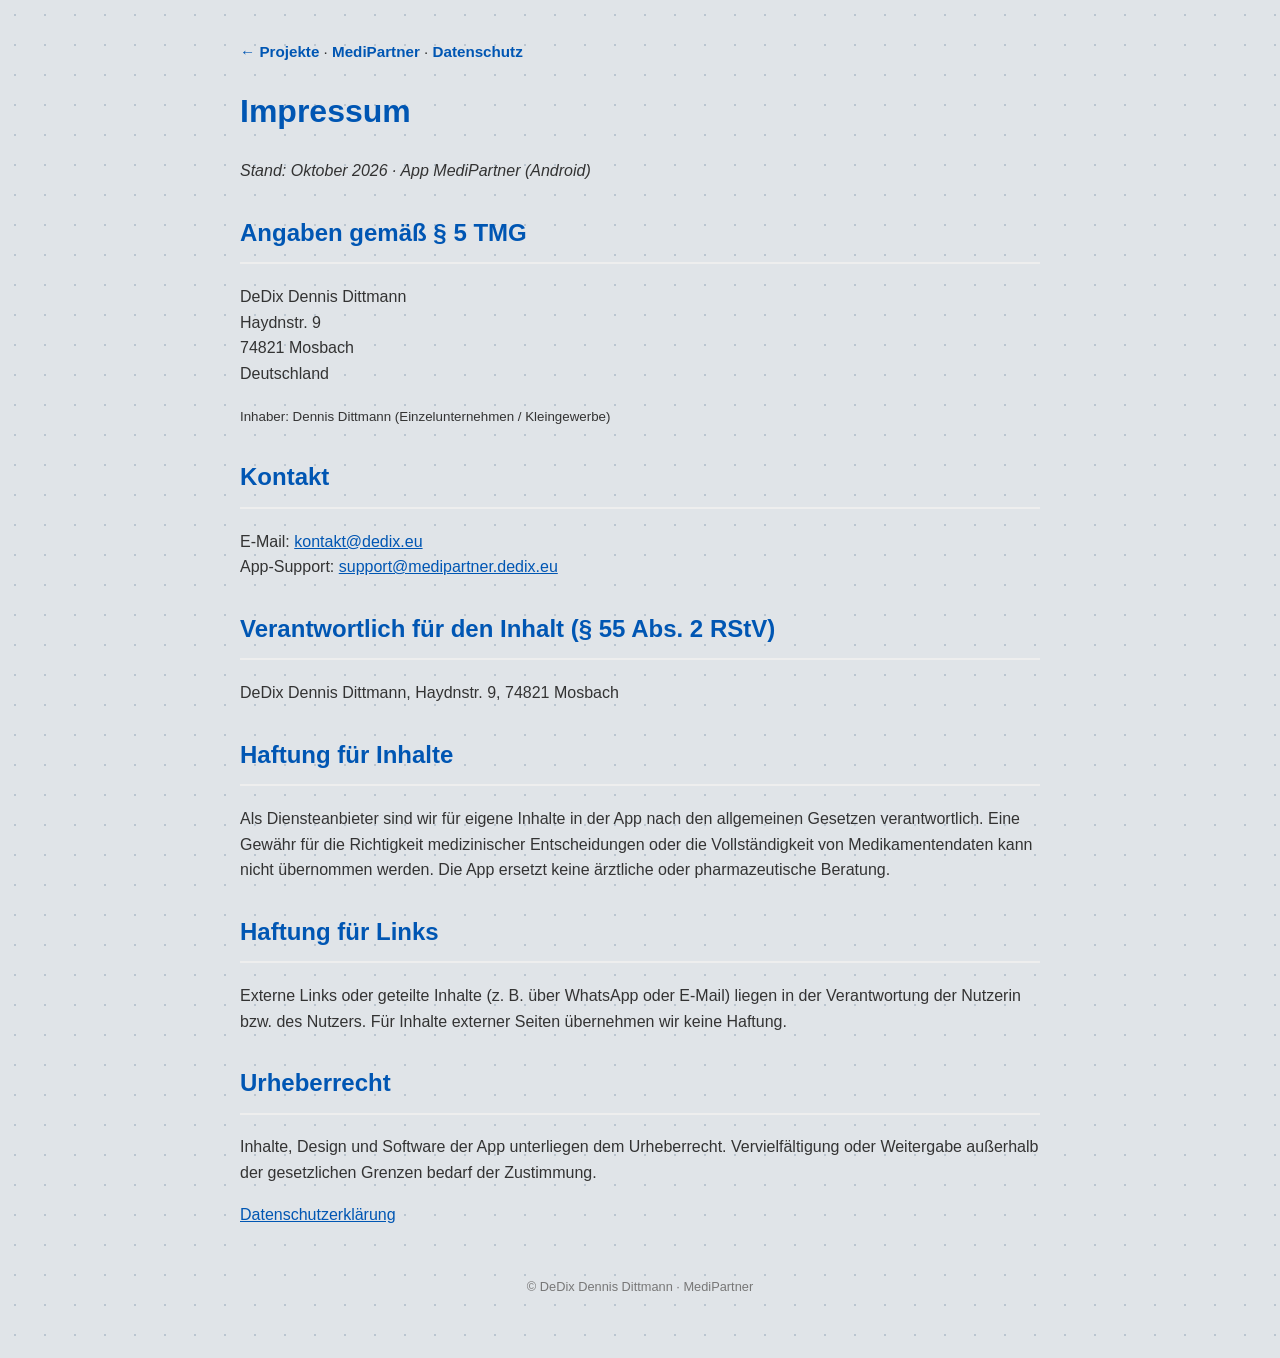
<file: projekte/medipartner/impressum.html>
<!DOCTYPE html>
<html lang="de">
<head>
    <meta charset="UTF-8">
    <meta name="viewport" content="width=device-width, initial-scale=1.0">
    <title>Impressum – MediPartner</title>
    <link rel="stylesheet" href="../../assets/site.css">
</head>
<body class="legal">
<div class="page page--narrow">

    <nav class="breadcrumb">
        <a href="../../projekte.html">← Projekte</a>
        · <a href="index.html">MediPartner</a>
        · <a href="datenschutz.html">Datenschutz</a>
    </nav>

    <h1>Impressum</h1>
    <p><em>Stand: Oktober 2026 · App MediPartner (Android)</em></p>

    <h2>Angaben gemäß § 5 TMG</h2>
    <p>
        DeDix Dennis Dittmann<br>
        Haydnstr. 9<br>
        74821 Mosbach<br>
        Deutschland
    </p>
    <p><small>Inhaber: Dennis Dittmann (Einzelunternehmen / Kleingewerbe)</small></p>

    <h2>Kontakt</h2>
    <p>
        E-Mail: <a href="mailto:kontakt@dedix.eu">kontakt@dedix.eu</a><br>
        App-Support: <a href="mailto:support@medipartner.dedix.eu">support@medipartner.dedix.eu</a>
    </p>

    <h2>Verantwortlich für den Inhalt (§ 55 Abs. 2 RStV)</h2>
    <p>
        DeDix Dennis Dittmann, Haydnstr. 9, 74821 Mosbach
    </p>

    <h2>Haftung für Inhalte</h2>
    <p>
        Als Diensteanbieter sind wir für eigene Inhalte in der App nach den allgemeinen Gesetzen verantwortlich.
        Eine Gewähr für die Richtigkeit medizinischer Entscheidungen oder die Vollständigkeit von Medikamentendaten
        kann nicht übernommen werden. Die App ersetzt keine ärztliche oder pharmazeutische Beratung.
    </p>

    <h2>Haftung für Links</h2>
    <p>
        Externe Links oder geteilte Inhalte (z. B. über WhatsApp oder E-Mail) liegen in der Verantwortung der Nutzerin
        bzw. des Nutzers. Für Inhalte externer Seiten übernehmen wir keine Haftung.
    </p>

    <h2>Urheberrecht</h2>
    <p>
        Inhalte, Design und Software der App unterliegen dem Urheberrecht. Vervielfältigung oder Weitergabe außerhalb
        der gesetzlichen Grenzen bedarf der Zustimmung.
    </p>

    <p>
        <a href="datenschutz.html">Datenschutzerklärung</a>
    </p>

    <footer>
        &copy; DeDix Dennis Dittmann · MediPartner
    </footer>
</div>
</body>
</html>
</file>
<file: assets/site.css>
/* Viperman2k GitHub Pages – gemeinsame Styles */
body {
    font-family: -apple-system, BlinkMacSystemFont, "Segoe UI", Roboto, Helvetica, Arial, sans-serif;
    line-height: 1.6;
    color: #333;
    margin: 0;
    background-color: #e0e4e8;
    background-image: radial-gradient(#bac5d0 1.5px, transparent 1.5px);
    background-size: 30px 30px;
}

.page {
    max-width: 960px;
    margin: 0 auto;
    padding: 40px 20px 60px;
}

.page--narrow {
    max-width: 800px;
}

.page--showcase {
    max-width: 1180px;
}

.project-card--intro {
    max-width: 720px;
    margin: 0 auto;
}

.header {
    background: #0056b3;
    color: white;
    padding: 28px 24px;
    border-radius: 12px;
    margin-bottom: 28px;
    box-shadow: 0 4px 6px rgba(0, 0, 0, 0.1);
    text-align: center;
}

.header h1 {
    margin: 0 0 8px;
    font-size: 1.85em;
    line-height: 1.15;
}

.header h1 .header-owner {
    display: block;
    margin-top: 0.15em;
    font-size: 0.62em;
    font-weight: 500;
}

.header p {
    margin: 0;
    opacity: 0.95;
}

.back-link {
    display: inline-block;
    margin-bottom: 20px;
    color: #0056b3;
    text-decoration: none;
    font-weight: 600;
}

.back-link:hover {
    text-decoration: underline;
}

.breadcrumb {
    margin-bottom: 20px;
    font-size: 0.95em;
}

.breadcrumb a {
    color: #0056b3;
    text-decoration: none;
    font-weight: 600;
}

.breadcrumb a:hover {
    text-decoration: underline;
}

.link-box {
    display: block;
    background: white;
    padding: 18px;
    border-radius: 10px;
    text-decoration: none;
    color: #0056b3;
    font-weight: bold;
    border: 1px solid #ccc;
    transition: transform 0.2s, box-shadow 0.2s;
    text-align: center;
}

.link-box:hover {
    transform: translateY(-2px);
    box-shadow: 0 4px 8px rgba(0, 0, 0, 0.15);
}

.links-stack {
    display: grid;
    gap: 15px;
    max-width: 600px;
    margin: 0 auto;
}

.project-grid {
    display: grid;
    grid-template-columns: repeat(auto-fill, minmax(280px, 1fr));
    gap: 20px;
}

.project-card {
    background: white;
    border: 1px solid #ccc;
    border-radius: 12px;
    padding: 24px;
    display: flex;
    flex-direction: column;
    gap: 12px;
    box-shadow: 0 2px 4px rgba(0, 0, 0, 0.04);
}

.project-card h2 {
    margin: 0;
    color: #0056b3;
    font-size: 1.35em;
}

.project-card p {
    margin: 0;
    flex: 1;
    font-size: 0.95em;
}

.project-card__meta {
    font-size: 0.85em;
    color: #666;
}

.project-card__actions {
    display: grid;
    gap: 10px;
    margin-top: 4px;
}

.project-card__actions > .btn--primary {
    width: 100%;
    text-align: center;
    box-sizing: border-box;
}

.project-card__actions-row {
    display: grid;
    grid-template-columns: 1fr 1fr;
    gap: 10px;
}

.project-card__actions-row .btn {
    text-align: center;
    box-sizing: border-box;
}

.btn {
    display: inline-block;
    padding: 10px 14px;
    border-radius: 8px;
    text-decoration: none;
    font-weight: 600;
    font-size: 0.9em;
    border: 1px solid #0056b3;
}

.btn--primary {
    background: #0056b3;
    color: white;
}

.btn--secondary {
    background: white;
    color: #0056b3;
}

.project-card--placeholder {
    opacity: 0.85;
    border-style: dashed;
}

.project-card--placeholder h2 {
    color: #666;
}

footer.site-footer {
    margin-top: 48px;
    font-size: 0.8em;
    color: #555;
    text-align: center;
}

/* App screenshots (MediPartner landing) – horizontal, große Karten */
.screenshots-section {
    margin-top: 40px;
}

.screenshots-section h2 {
    text-align: center;
    color: #0056b3;
    font-size: 1.25em;
    margin-bottom: 8px;
}

.screenshots-section .lead {
    text-align: center;
    color: #555;
    font-size: 0.95em;
    margin: 0 auto 20px;
    max-width: 560px;
}

.screenshot-carousel-wrap {
    display: flex;
    align-items: center;
    gap: 8px;
}

.carousel-nav {
    flex: 0 0 auto;
    width: 44px;
    height: 44px;
    border: 1px solid #bbb;
    border-radius: 50%;
    background: white;
    color: #0056b3;
    font-size: 28px;
    line-height: 1;
    cursor: pointer;
    box-shadow: 0 2px 8px rgba(0, 0, 0, 0.08);
    padding: 0 0 4px;
}

.carousel-nav:hover {
    background: #e8f4fc;
    border-color: #0056b3;
}

.carousel-nav:focus-visible {
    outline: 2px solid #0056b3;
    outline-offset: 2px;
}

.screenshot-carousel {
    flex: 1 1 auto;
    min-width: 0;
    display: flex;
    flex-direction: row;
    flex-wrap: nowrap;
    gap: 20px;
    overflow-x: auto;
    overflow-y: hidden;
    scroll-snap-type: x mandatory;
    scroll-padding: 12px;
    padding: 12px 8px 28px;
    margin: 0 -8px;
    -webkit-overflow-scrolling: touch;
}

.screenshot-carousel:focus {
    outline: 2px solid #0056b3;
    outline-offset: 4px;
    border-radius: 8px;
}

.screenshot-carousel figure {
    flex: 0 0 auto;
    width: min(300px, 72vw);
    margin: 0;
    scroll-snap-align: start;
    background: white;
    border-radius: 14px;
    padding: 12px;
    border: 1px solid #ccc;
    box-shadow: 0 4px 14px rgba(0, 0, 0, 0.08);
}

.screenshot-thumb {
    display: block;
    width: 100%;
    padding: 0;
    border: none;
    background: transparent;
    line-height: 0;
    border-radius: 10px;
    overflow: hidden;
    cursor: zoom-in;
}

.screenshot-thumb:focus-visible {
    outline: 2px solid #0056b3;
    outline-offset: 2px;
}

.screenshot-carousel img {
    display: block;
    width: 100%;
    height: auto;
    max-height: min(560px, 68vh);
    object-fit: contain;
    object-position: center center;
}

.screenshot-carousel figcaption {
    margin-top: 12px;
    font-size: 0.9em;
    font-weight: 600;
    color: #333;
    text-align: center;
}

@media (min-width: 900px) {
    .screenshot-carousel figure {
        width: 320px;
    }

    .screenshot-carousel img {
        max-height: min(600px, 72vh);
    }
}

@media (max-width: 520px) {
    .carousel-nav {
        width: 36px;
        height: 36px;
        font-size: 22px;
    }
}

/* Lightbox */
body.lightbox-open {
    overflow: hidden;
}

.lightbox {
    display: none;
    position: fixed;
    inset: 0;
    z-index: 1000;
    background: rgba(15, 23, 42, 0.88);
    align-items: center;
    justify-content: center;
    padding: 48px 56px 24px;
    box-sizing: border-box;
}

.lightbox.is-open {
    display: flex;
}

.lightbox__content {
    max-width: min(520px, 92vw);
    max-height: 90vh;
    text-align: center;
}

.lightbox__img {
    max-width: 100%;
    max-height: calc(90vh - 48px);
    width: auto;
    height: auto;
    object-fit: contain;
    border-radius: 12px;
    box-shadow: 0 12px 40px rgba(0, 0, 0, 0.45);
}

.lightbox__caption {
    margin: 14px 0 0;
    color: #f1f5f9;
    font-size: 0.95em;
    font-weight: 600;
}

.lightbox__close {
    position: absolute;
    top: 12px;
    right: 16px;
    width: 44px;
    height: 44px;
    border: none;
    border-radius: 8px;
    background: rgba(255, 255, 255, 0.12);
    color: white;
    font-size: 32px;
    line-height: 1;
    cursor: pointer;
}

.lightbox__close:hover {
    background: rgba(255, 255, 255, 0.22);
}

.lightbox__nav {
    position: absolute;
    top: 50%;
    transform: translateY(-50%);
    width: 48px;
    height: 48px;
    border: none;
    border-radius: 50%;
    background: rgba(255, 255, 255, 0.15);
    color: white;
    font-size: 32px;
    line-height: 1;
    cursor: pointer;
    padding-bottom: 4px;
}

.lightbox__nav:hover {
    background: rgba(255, 255, 255, 0.28);
}

.lightbox__prev {
    left: 12px;
}

.lightbox__next {
    right: 12px;
}

/* Legal pages */
.legal h1 {
    color: #0056b3;
}

.legal h2 {
    color: #0056b3;
    margin-top: 30px;
    border-bottom: 2px solid #eee;
    padding-bottom: 10px;
}

.legal h3 {
    margin-top: 18px;
    font-size: 1.05em;
}

.legal .note {
    background: #fff8e6;
    border-left: 4px solid #e0a800;
    padding: 12px 16px;
    margin: 20px 0;
    border-radius: 4px;
    font-size: 0.95em;
}

.legal a {
    color: #0056b3;
}

.legal footer {
    margin-top: 50px;
    font-size: 0.8em;
    color: #777;
    text-align: center;
}
</file>
